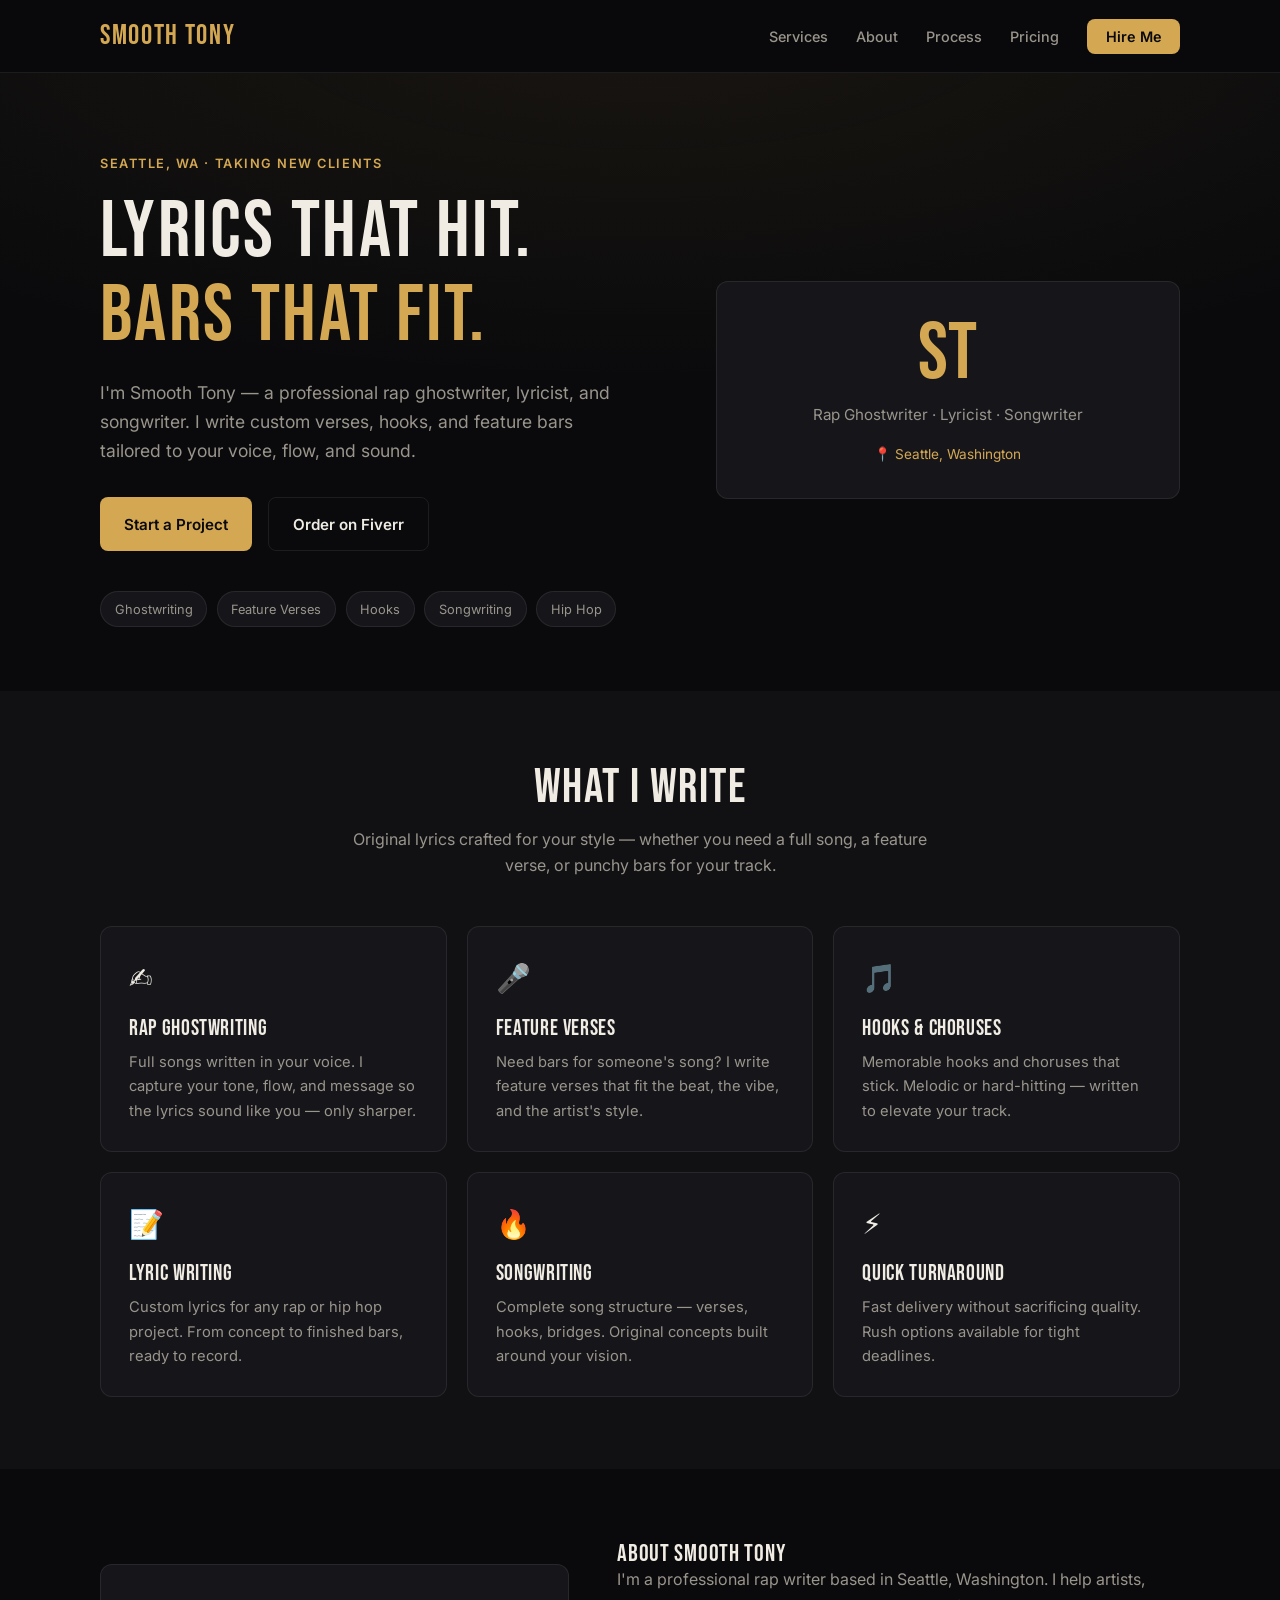
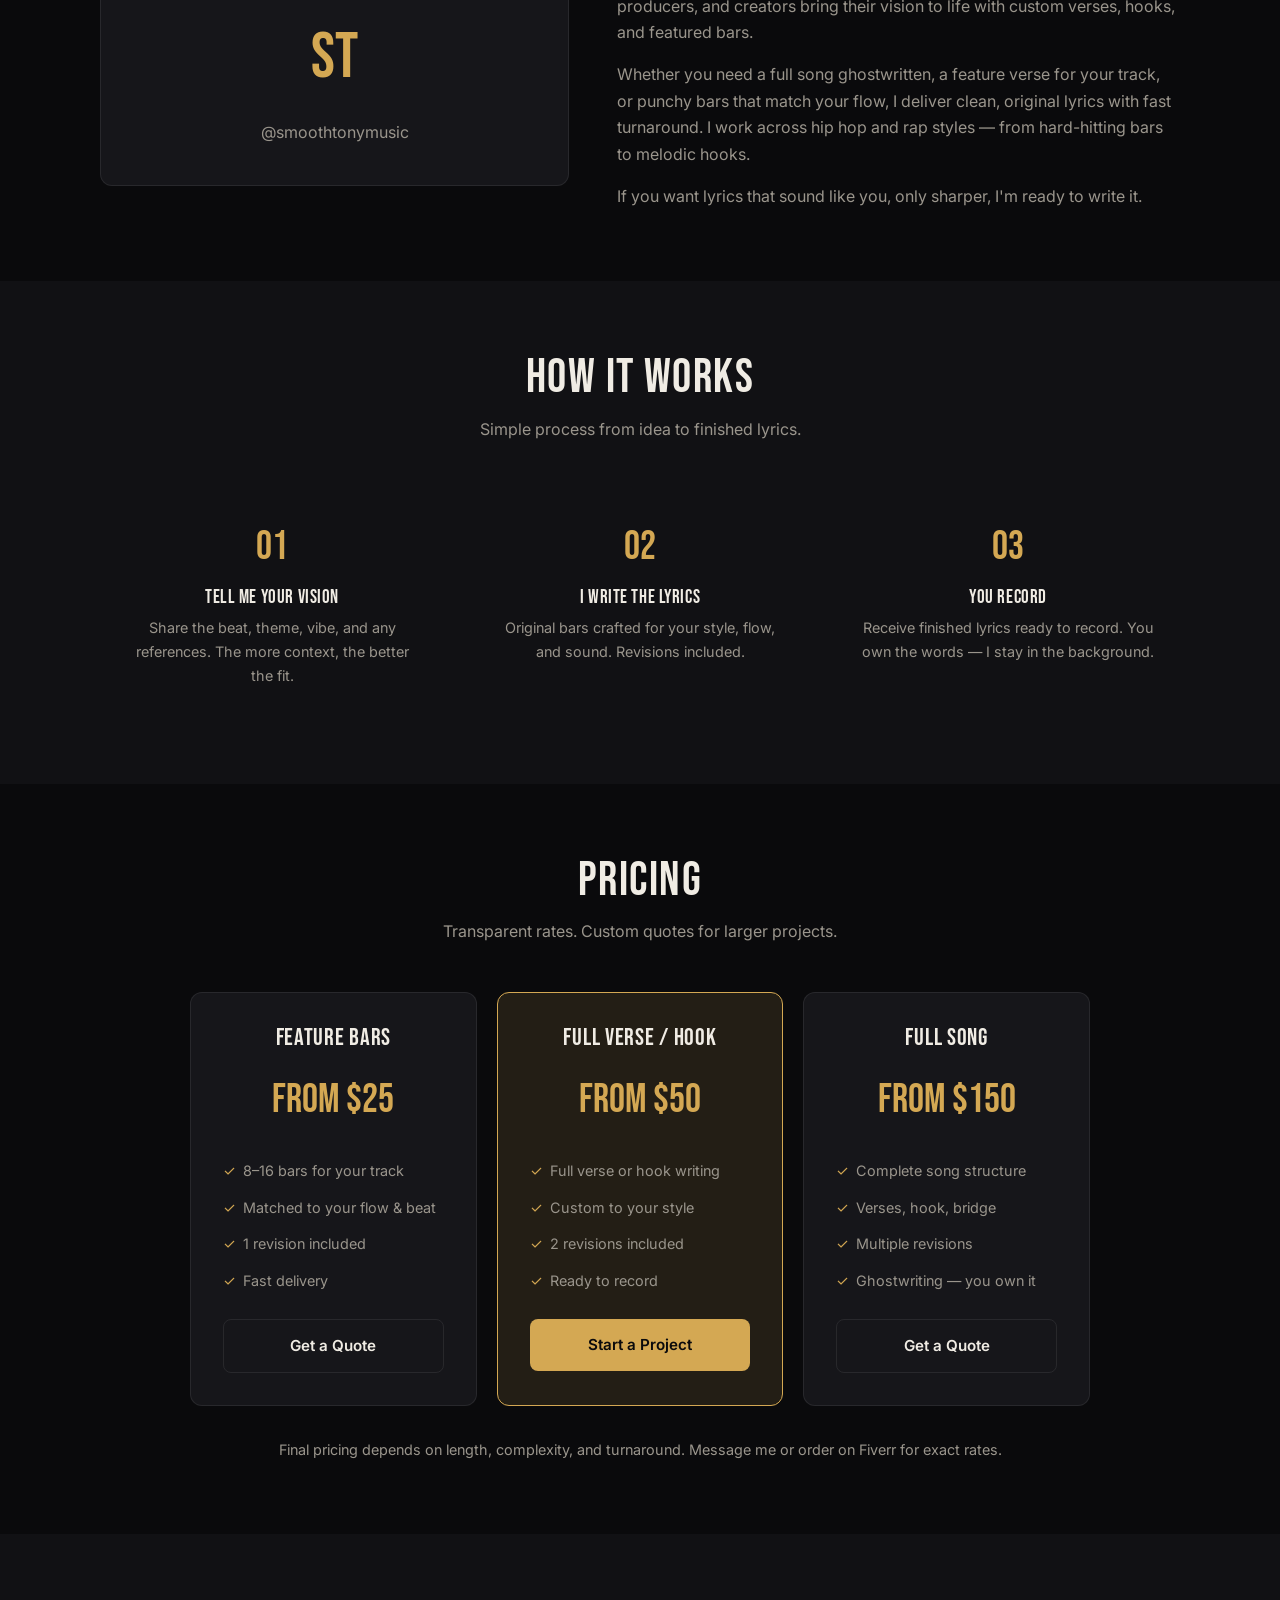
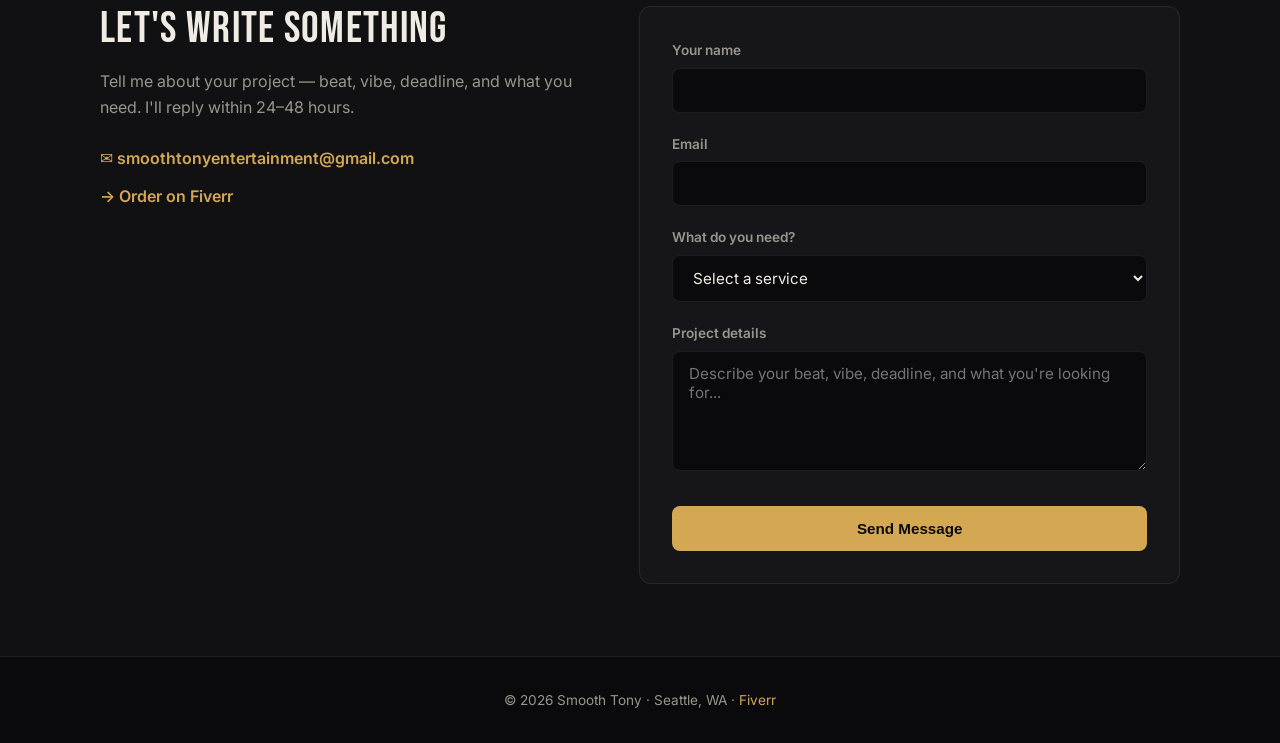
<file: index.html>
<!DOCTYPE html>
<html lang="en">
<head>
  <meta charset="UTF-8">
  <meta name="viewport" content="width=device-width, initial-scale=1.0">
  <meta name="description" content="Smooth Tony — professional rap ghostwriter, lyricist, and songwriter in Seattle. Custom verses, hooks, feature bars, and full songs for artists and producers.">
  <meta name="theme-color" content="#0a0a0c">
  <meta name="author" content="Smooth Tony">
  <link rel="icon" href="favicon.svg" type="image/svg+xml">
  <link rel="canonical" href="https://jimmythegod100.github.io/smooth-tony-web-portfolio/">
  <meta property="og:type" content="website">
  <meta property="og:title" content="Smooth Tony — Rap Ghostwriter & Lyricist">
  <meta property="og:description" content="Custom rap lyrics, ghostwriting, feature verses, and songwriting. Seattle-based writer for artists and producers.">
  <meta property="og:url" content="https://jimmythegod100.github.io/smooth-tony-web-portfolio/">
  <meta property="og:locale" content="en_US">
  <meta name="twitter:card" content="summary">
  <meta name="twitter:title" content="Smooth Tony — Rap Ghostwriter & Lyricist">
  <meta name="twitter:description" content="Custom rap lyrics, ghostwriting, feature verses, and songwriting.">
  <title>Smooth Tony — Rap Ghostwriter, Lyricist & Songwriter</title>
  <link rel="preconnect" href="https://fonts.googleapis.com">
  <link rel="preconnect" href="https://fonts.gstatic.com" crossorigin>
  <link href="https://fonts.googleapis.com/css2?family=Bebas+Neue&family=Inter:wght@400;500;600;700&display=swap" rel="stylesheet">
  <link rel="stylesheet" href="css/style.css">
  <script type="application/ld+json">
  {
    "@context": "https://schema.org",
    "@type": "ProfessionalService",
    "name": "Smooth Tony — Rap Ghostwriter",
    "url": "https://jimmythegod100.github.io/smooth-tony-web-portfolio/",
    "description": "Professional rap ghostwriter, lyricist, and songwriter offering custom verses, hooks, and feature bars.",
    "email": "smoothtonyentertainment@gmail.com",
    "areaServed": "US",
    "address": {
      "@type": "PostalAddress",
      "addressLocality": "Seattle",
      "addressRegion": "WA",
      "addressCountry": "US"
    },
    "founder": {
      "@type": "Person",
      "name": "Smooth Tony",
      "jobTitle": "Rap Ghostwriter & Lyricist",
      "email": "smoothtonyentertainment@gmail.com"
    }
  }
  </script>
</head>
<body>
  <a class="skip-link" href="#main">Skip to content</a>

  <header class="site-header">
    <nav class="nav container" aria-label="Primary">
      <a href="#top" class="logo">SMOOTH TONY</a>
      <button class="nav-toggle" aria-label="Open menu" aria-expanded="false">
        <span></span><span></span>
      </button>
      <ul class="nav-links">
        <li><a href="#services">Services</a></li>
        <li><a href="#about">About</a></li>
        <li><a href="#process">Process</a></li>
        <li><a href="#pricing">Pricing</a></li>
        <li><a href="#contact" class="nav-cta">Hire Me</a></li>
      </ul>
    </nav>
  </header>

  <main id="main">
    <section class="hero" id="top">
      <div class="container hero-grid">
        <div class="hero-content">
          <p class="eyebrow">Seattle, WA · Taking New Clients</p>
          <h1>Lyrics that hit. <em>Bars that fit.</em></h1>
          <p class="hero-lead">I'm Smooth Tony — a professional rap ghostwriter, lyricist, and songwriter. I write custom verses, hooks, and feature bars tailored to your voice, flow, and sound.</p>
          <div class="hero-actions">
            <a href="#contact" class="btn btn-primary">Start a Project</a>
            <a href="https://www.fiverr.com/smoothtonymusic" class="btn btn-ghost" target="_blank" rel="noopener noreferrer">Order on Fiverr</a>
          </div>
          <div class="hero-tags">
            <span class="tag">Ghostwriting</span>
            <span class="tag">Feature Verses</span>
            <span class="tag">Hooks</span>
            <span class="tag">Songwriting</span>
            <span class="tag">Hip Hop</span>
          </div>
        </div>
        <div class="hero-visual">
          <div class="hero-card">
            <div class="initials" aria-hidden="true">ST</div>
            <p>Rap Ghostwriter · Lyricist · Songwriter</p>
            <p class="location">📍 Seattle, Washington</p>
          </div>
        </div>
      </div>
    </section>

    <section class="section section-alt" id="services">
      <div class="container">
        <div class="section-header">
          <h2>What I Write</h2>
          <p>Original lyrics crafted for your style — whether you need a full song, a feature verse, or punchy bars for your track.</p>
        </div>
        <div class="services-grid">
          <article class="service-card">
            <div class="icon" aria-hidden="true">✍️</div>
            <h3>Rap Ghostwriting</h3>
            <p>Full songs written in your voice. I capture your tone, flow, and message so the lyrics sound like you — only sharper.</p>
          </article>
          <article class="service-card">
            <div class="icon" aria-hidden="true">🎤</div>
            <h3>Feature Verses</h3>
            <p>Need bars for someone's song? I write feature verses that fit the beat, the vibe, and the artist's style.</p>
          </article>
          <article class="service-card">
            <div class="icon" aria-hidden="true">🎵</div>
            <h3>Hooks &amp; Choruses</h3>
            <p>Memorable hooks and choruses that stick. Melodic or hard-hitting — written to elevate your track.</p>
          </article>
          <article class="service-card">
            <div class="icon" aria-hidden="true">📝</div>
            <h3>Lyric Writing</h3>
            <p>Custom lyrics for any rap or hip hop project. From concept to finished bars, ready to record.</p>
          </article>
          <article class="service-card">
            <div class="icon" aria-hidden="true">🔥</div>
            <h3>Songwriting</h3>
            <p>Complete song structure — verses, hooks, bridges. Original concepts built around your vision.</p>
          </article>
          <article class="service-card">
            <div class="icon" aria-hidden="true">⚡</div>
            <h3>Quick Turnaround</h3>
            <p>Fast delivery without sacrificing quality. Rush options available for tight deadlines.</p>
          </article>
        </div>
      </div>
    </section>

    <section class="section" id="about">
      <div class="container about-grid">
        <div class="about-card">
          <div class="initials" aria-hidden="true">ST</div>
          <p style="color: var(--text-muted); margin-top: 0.5rem;">@smoothtonymusic</p>
        </div>
        <div class="about-text">
          <h2>About Smooth Tony</h2>
          <p>I'm a professional rap writer based in Seattle, Washington. I help artists, producers, and creators bring their vision to life with custom verses, hooks, and featured bars.</p>
          <p>Whether you need a full song ghostwritten, a feature verse for your track, or punchy bars that match your flow, I deliver clean, original lyrics with fast turnaround. I work across hip hop and rap styles — from hard-hitting bars to melodic hooks.</p>
          <p>If you want lyrics that sound like you, only sharper, I'm ready to write it.</p>
        </div>
      </div>
    </section>

    <section class="section section-alt" id="process">
      <div class="container">
        <div class="section-header">
          <h2>How It Works</h2>
          <p>Simple process from idea to finished lyrics.</p>
        </div>
        <div class="process-steps">
          <div class="step">
            <div class="step-num">01</div>
            <h3>Tell Me Your Vision</h3>
            <p>Share the beat, theme, vibe, and any references. The more context, the better the fit.</p>
          </div>
          <div class="step">
            <div class="step-num">02</div>
            <h3>I Write the Lyrics</h3>
            <p>Original bars crafted for your style, flow, and sound. Revisions included.</p>
          </div>
          <div class="step">
            <div class="step-num">03</div>
            <h3>You Record</h3>
            <p>Receive finished lyrics ready to record. You own the words — I stay in the background.</p>
          </div>
        </div>
      </div>
    </section>

    <section class="section" id="pricing">
      <div class="container">
        <div class="section-header">
          <h2>Pricing</h2>
          <p>Transparent rates. Custom quotes for larger projects.</p>
        </div>
        <div class="pricing-grid">
          <article class="price-card">
            <h3>Feature Bars</h3>
            <div class="price">From $25</div>
            <ul>
              <li>8–16 bars for your track</li>
              <li>Matched to your flow &amp; beat</li>
              <li>1 revision included</li>
              <li>Fast delivery</li>
            </ul>
            <a href="#contact" class="btn btn-ghost" style="width:100%">Get a Quote</a>
          </article>
          <article class="price-card featured">
            <h3>Full Verse / Hook</h3>
            <div class="price">From $50</div>
            <ul>
              <li>Full verse or hook writing</li>
              <li>Custom to your style</li>
              <li>2 revisions included</li>
              <li>Ready to record</li>
            </ul>
            <a href="#contact" class="btn btn-primary" style="width:100%">Start a Project</a>
          </article>
          <article class="price-card">
            <h3>Full Song</h3>
            <div class="price">From $150</div>
            <ul>
              <li>Complete song structure</li>
              <li>Verses, hook, bridge</li>
              <li>Multiple revisions</li>
              <li>Ghostwriting — you own it</li>
            </ul>
            <a href="#contact" class="btn btn-ghost" style="width:100%">Get a Quote</a>
          </article>
        </div>
        <p class="price-note">Final pricing depends on length, complexity, and turnaround. Message me or order on <a href="https://www.fiverr.com/smoothtonymusic" target="_blank" rel="noopener noreferrer">Fiverr</a> for exact rates.</p>
      </div>
    </section>

    <section class="section section-alt" id="contact">
      <div class="container contact-grid">
        <div class="contact-info">
          <h2>Let's Write Something</h2>
          <p>Tell me about your project — beat, vibe, deadline, and what you need. I'll reply within 24–48 hours.</p>
          <div class="contact-links">
            <a href="mailto:smoothtonyentertainment@gmail.com">✉ smoothtonyentertainment@gmail.com</a>
            <a href="https://www.fiverr.com/smoothtonymusic" target="_blank" rel="noopener noreferrer">→ Order on Fiverr</a>
          </div>
        </div>
        <form class="contact-form" action="https://formsubmit.co/smoothtonyentertainment@gmail.com" method="POST">
          <input type="hidden" name="_subject" value="Rap writing inquiry — Smooth Tony">
          <input type="hidden" name="_next" value="https://jimmythegod100.github.io/smooth-tony-web-portfolio/thanks.html">
          <input type="hidden" name="_captcha" value="false">
          <input type="text" name="_honey" style="display:none">
          <div class="form-group">
            <label for="name">Your name</label>
            <input type="text" id="name" name="name" required autocomplete="name">
          </div>
          <div class="form-group">
            <label for="email">Email</label>
            <input type="email" id="email" name="email" required autocomplete="email">
          </div>
          <div class="form-group">
            <label for="service">What do you need?</label>
            <select id="service" name="service" required>
              <option value="">Select a service</option>
              <option value="Feature bars">Feature bars</option>
              <option value="Full verse or hook">Full verse or hook</option>
              <option value="Full song ghostwriting">Full song ghostwriting</option>
              <option value="Lyric revision">Lyric revision</option>
              <option value="Other">Other</option>
            </select>
          </div>
          <div class="form-group">
            <label for="message">Project details</label>
            <textarea id="message" name="message" placeholder="Describe your beat, vibe, deadline, and what you're looking for..." required></textarea>
          </div>
          <button type="submit" class="btn btn-primary">Send Message</button>
        </form>
      </div>
    </section>
  </main>

  <footer class="site-footer">
    <div class="container">
      <p>&copy; <span id="year"></span> Smooth Tony · Seattle, WA · <a href="https://www.fiverr.com/smoothtonymusic" target="_blank" rel="noopener noreferrer">Fiverr</a></p>
    </div>
  </footer>

  <script>
    document.getElementById('year').textContent = new Date().getFullYear();

    const toggle = document.querySelector('.nav-toggle');
    const links = document.querySelector('.nav-links');
    toggle.addEventListener('click', () => {
      const open = links.classList.toggle('open');
      toggle.setAttribute('aria-expanded', open);
    });
    links.querySelectorAll('a').forEach(a => {
      a.addEventListener('click', () => links.classList.remove('open'));
    });
  </script>
</body>
</html>
</file>
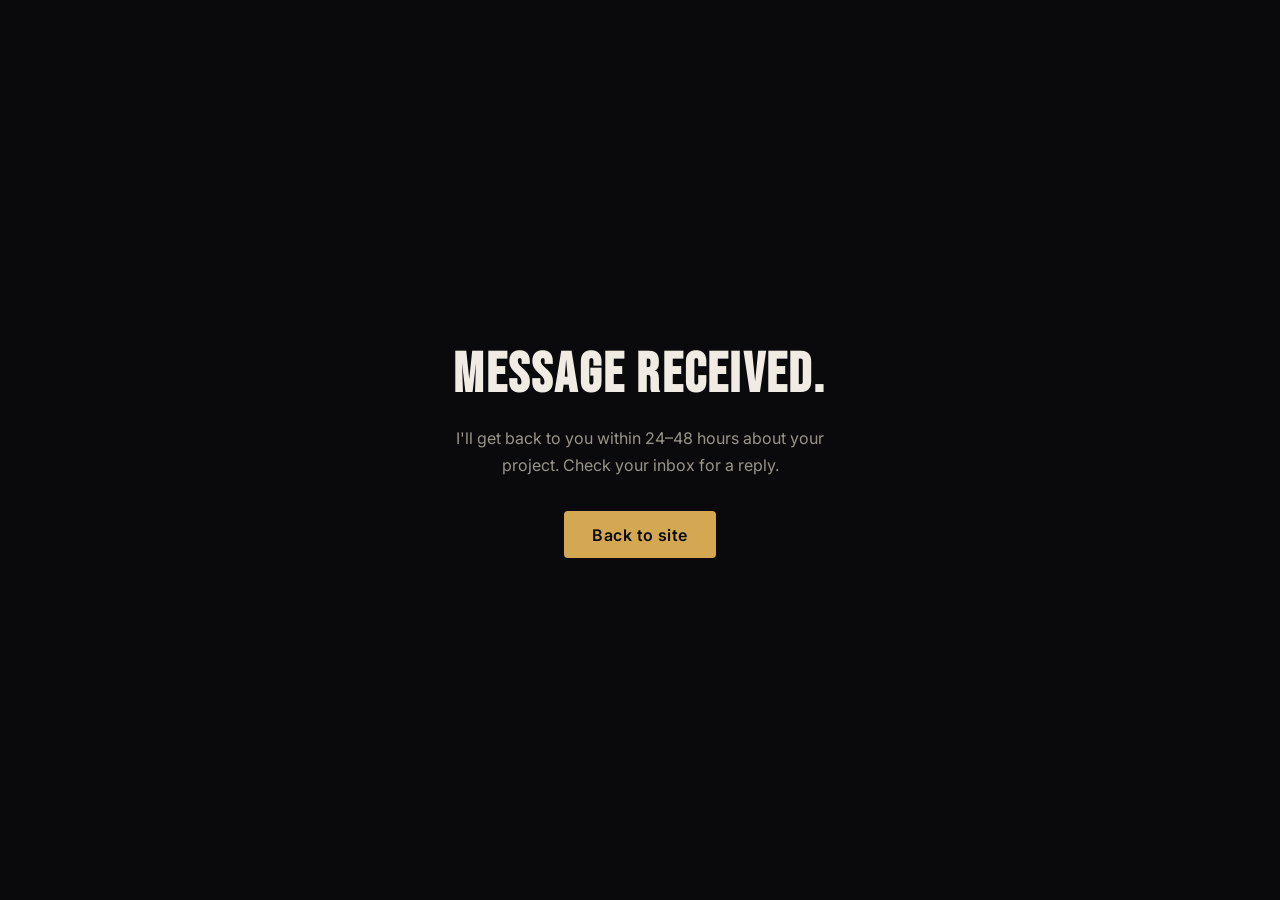
<file: thanks.html>
<!DOCTYPE html>
<html lang="en">
<head>
  <meta charset="UTF-8">
  <meta name="viewport" content="width=device-width, initial-scale=1.0">
  <meta name="robots" content="noindex">
  <title>Message Sent — Smooth Tony</title>
  <link rel="icon" href="favicon.svg" type="image/svg+xml">
  <link rel="preconnect" href="https://fonts.googleapis.com">
  <link rel="preconnect" href="https://fonts.gstatic.com" crossorigin>
  <link href="https://fonts.googleapis.com/css2?family=Bebas+Neue&family=Inter:wght@400;600&display=swap" rel="stylesheet">
  <style>
    :root { --bg: #0a0a0c; --text: #f0ece4; --muted: #9a958c; --gold: #d4a853; }
    * { box-sizing: border-box; margin: 0; padding: 0; }
    body {
      font-family: Inter, system-ui, sans-serif;
      background: var(--bg);
      color: var(--text);
      min-height: 100vh;
      display: grid;
      place-items: center;
      padding: 2rem;
      text-align: center;
    }
    h1 { font-family: 'Bebas Neue', sans-serif; font-size: clamp(2.5rem, 6vw, 3.5rem); letter-spacing: 0.04em; margin-bottom: 1rem; }
    p { color: var(--muted); max-width: 420px; line-height: 1.7; margin-bottom: 2rem; }
    a {
      display: inline-block;
      background: var(--gold);
      color: #0a0a0c;
      font-weight: 600;
      padding: 0.85rem 1.75rem;
      border-radius: 4px;
      text-decoration: none;
      letter-spacing: 0.03em;
    }
  </style>
</head>
<body>
  <main>
    <h1>Message received.</h1>
    <p>I'll get back to you within 24–48 hours about your project. Check your inbox for a reply.</p>
    <a href="index.html">Back to site</a>
  </main>
</body>
</html>
</file>
<file: css/style.css>
:root {
  --bg: #0a0a0c;
  --bg-alt: #111114;
  --bg-card: #16161a;
  --text: #f0ece4;
  --text-muted: #9a958c;
  --gold: #d4a853;
  --gold-soft: rgba(212, 168, 83, 0.12);
  --red: #c94a4a;
  --border: rgba(255, 255, 255, 0.08);
  --radius: 8px;
  --font: 'Inter', system-ui, sans-serif;
  --font-display: 'Bebas Neue', Impact, sans-serif;
  --container: 1080px;
  --header-h: 72px;
}

*, *::before, *::after { box-sizing: border-box; margin: 0; padding: 0; }

html {
  scroll-behavior: smooth;
  scroll-padding-top: var(--header-h);
}

body {
  font-family: var(--font);
  background: var(--bg);
  color: var(--text);
  line-height: 1.65;
  -webkit-font-smoothing: antialiased;
}

img { max-width: 100%; display: block; }
a { color: inherit; text-decoration: none; }
ul { list-style: none; }

.container {
  width: min(var(--container), 100% - 2rem);
  margin-inline: auto;
}

.skip-link {
  position: absolute;
  left: -9999px;
  top: 0;
  background: var(--gold);
  color: var(--bg);
  padding: 0.5rem 1rem;
  z-index: 9999;
}
.skip-link:focus { left: 1rem; top: 1rem; }

/* Header */
.site-header {
  position: sticky;
  top: 0;
  z-index: 100;
  background: rgba(10, 10, 12, 0.92);
  backdrop-filter: blur(12px);
  border-bottom: 1px solid var(--border);
}

.nav {
  display: flex;
  align-items: center;
  justify-content: space-between;
  height: var(--header-h);
}

.logo {
  font-family: var(--font-display);
  font-size: 1.75rem;
  letter-spacing: 0.06em;
  color: var(--gold);
}

.nav-links {
  display: flex;
  align-items: center;
  gap: 1.75rem;
}

.nav-links a {
  font-size: 0.9rem;
  font-weight: 500;
  color: var(--text-muted);
  transition: color 0.2s;
}
.nav-links a:hover { color: var(--text); }

.nav-cta {
  background: var(--gold);
  color: var(--bg) !important;
  padding: 0.55rem 1.15rem;
  border-radius: var(--radius);
  font-weight: 600 !important;
}
.nav-cta:hover { opacity: 0.9; }

.nav-toggle {
  display: none;
  background: none;
  border: none;
  cursor: pointer;
  width: 28px;
  height: 20px;
  position: relative;
}
.nav-toggle span {
  display: block;
  height: 2px;
  background: var(--text);
  margin: 5px 0;
  transition: 0.2s;
}

/* Hero */
.hero {
  padding: 5rem 0 4rem;
  background:
    radial-gradient(ellipse 80% 60% at 50% -10%, rgba(212, 168, 83, 0.08), transparent),
    var(--bg);
}

.hero-grid {
  display: grid;
  grid-template-columns: 1.1fr 0.9fr;
  gap: 3rem;
  align-items: center;
}

.eyebrow {
  font-size: 0.8rem;
  font-weight: 600;
  letter-spacing: 0.12em;
  text-transform: uppercase;
  color: var(--gold);
  margin-bottom: 1rem;
}

h1, h2, h3 {
  font-family: var(--font-display);
  font-weight: 400;
  line-height: 1.05;
  letter-spacing: 0.03em;
}

h1 {
  font-size: clamp(3rem, 7vw, 5rem);
  margin-bottom: 1.25rem;
}

h1 em {
  font-style: normal;
  color: var(--gold);
}

.hero-lead {
  font-size: 1.1rem;
  color: var(--text-muted);
  max-width: 520px;
  margin-bottom: 2rem;
}

.hero-actions {
  display: flex;
  flex-wrap: wrap;
  gap: 1rem;
  margin-bottom: 2.5rem;
}

.btn {
  display: inline-flex;
  align-items: center;
  justify-content: center;
  padding: 0.85rem 1.5rem;
  border-radius: var(--radius);
  font-weight: 600;
  font-size: 0.95rem;
  transition: transform 0.15s, opacity 0.15s;
  border: none;
  cursor: pointer;
}
.btn:hover { transform: translateY(-1px); }

.btn-primary {
  background: var(--gold);
  color: var(--bg);
}

.btn-ghost {
  background: transparent;
  color: var(--text);
  border: 1px solid var(--border);
}

.hero-tags {
  display: flex;
  flex-wrap: wrap;
  gap: 0.6rem;
}

.tag {
  font-size: 0.8rem;
  padding: 0.4rem 0.85rem;
  background: var(--bg-card);
  border: 1px solid var(--border);
  border-radius: 999px;
  color: var(--text-muted);
}

.hero-visual {
  position: relative;
}

.hero-card {
  background: var(--bg-card);
  border: 1px solid var(--border);
  border-radius: 12px;
  padding: 2rem;
  text-align: center;
}

.hero-card .initials {
  font-family: var(--font-display);
  font-size: 5rem;
  color: var(--gold);
  line-height: 1;
  margin-bottom: 0.5rem;
}

.hero-card p {
  color: var(--text-muted);
  font-size: 0.95rem;
}

.hero-card .location {
  margin-top: 1rem;
  font-size: 0.85rem;
  color: var(--gold);
}

/* Sections */
.section {
  padding: 4.5rem 0;
}

.section-alt {
  background: var(--bg-alt);
}

.section-header {
  text-align: center;
  max-width: 600px;
  margin: 0 auto 3rem;
}

.section-header h2 {
  font-size: clamp(2.25rem, 4vw, 3rem);
  margin-bottom: 0.75rem;
}

.section-header p {
  color: var(--text-muted);
}

/* Services */
.services-grid {
  display: grid;
  grid-template-columns: repeat(auto-fit, minmax(260px, 1fr));
  gap: 1.25rem;
}

.service-card {
  background: var(--bg-card);
  border: 1px solid var(--border);
  border-radius: 12px;
  padding: 1.75rem;
  transition: border-color 0.2s;
}
.service-card:hover { border-color: rgba(212, 168, 83, 0.3); }

.service-card .icon {
  font-size: 1.75rem;
  margin-bottom: 1rem;
}

.service-card h3 {
  font-size: 1.35rem;
  margin-bottom: 0.6rem;
}

.service-card p {
  font-size: 0.92rem;
  color: var(--text-muted);
}

/* About */
.about-grid {
  display: grid;
  grid-template-columns: 1fr 1.2fr;
  gap: 3rem;
  align-items: center;
}

.about-card {
  background: var(--bg-card);
  border: 1px solid var(--border);
  border-radius: 12px;
  padding: 2.5rem;
  text-align: center;
}

.about-card .initials {
  font-family: var(--font-display);
  font-size: 4rem;
  color: var(--gold);
}

.about-text p {
  color: var(--text-muted);
  margin-bottom: 1rem;
}
.about-text p:last-child { margin-bottom: 0; }

/* Process */
.process-steps {
  display: grid;
  grid-template-columns: repeat(auto-fit, minmax(200px, 1fr));
  gap: 1.5rem;
}

.step {
  text-align: center;
  padding: 1.5rem;
}

.step-num {
  font-family: var(--font-display);
  font-size: 2.5rem;
  color: var(--gold);
  margin-bottom: 0.5rem;
}

.step h3 {
  font-size: 1.2rem;
  margin-bottom: 0.5rem;
}

.step p {
  font-size: 0.9rem;
  color: var(--text-muted);
}

/* Pricing */
.pricing-grid {
  display: grid;
  grid-template-columns: repeat(auto-fit, minmax(280px, 1fr));
  gap: 1.25rem;
  max-width: 900px;
  margin: 0 auto;
}

.price-card {
  background: var(--bg-card);
  border: 1px solid var(--border);
  border-radius: 12px;
  padding: 2rem;
  text-align: center;
}

.price-card.featured {
  border-color: var(--gold);
  background: var(--gold-soft);
}

.price-card h3 {
  font-size: 1.5rem;
  margin-bottom: 0.5rem;
}

.price-card .price {
  font-family: var(--font-display);
  font-size: 2.5rem;
  color: var(--gold);
  margin: 1rem 0;
}

.price-card ul {
  text-align: left;
  margin: 1.25rem 0;
}

.price-card li {
  font-size: 0.9rem;
  color: var(--text-muted);
  padding: 0.4rem 0;
  padding-left: 1.25rem;
  position: relative;
}
.price-card li::before {
  content: '✓';
  position: absolute;
  left: 0;
  color: var(--gold);
}

.price-note {
  text-align: center;
  margin-top: 2rem;
  font-size: 0.9rem;
  color: var(--text-muted);
}

/* Contact */
.contact-grid {
  display: grid;
  grid-template-columns: 1fr 1.1fr;
  gap: 3rem;
  align-items: start;
}

.contact-info h2 {
  font-size: clamp(2rem, 4vw, 2.75rem);
  margin-bottom: 1rem;
}

.contact-info p {
  color: var(--text-muted);
  margin-bottom: 1.5rem;
}

.contact-links a {
  display: inline-flex;
  align-items: center;
  gap: 0.5rem;
  color: var(--gold);
  font-weight: 600;
  margin-right: 1.5rem;
  margin-bottom: 0.75rem;
}
.contact-links a:hover { text-decoration: underline; }

.contact-form {
  background: var(--bg-card);
  border: 1px solid var(--border);
  border-radius: 12px;
  padding: 2rem;
}

.form-group {
  margin-bottom: 1.25rem;
}

.form-group label {
  display: block;
  font-size: 0.85rem;
  font-weight: 600;
  margin-bottom: 0.4rem;
  color: var(--text-muted);
}

.form-group input,
.form-group textarea,
.form-group select {
  width: 100%;
  padding: 0.75rem 1rem;
  background: var(--bg);
  border: 1px solid var(--border);
  border-radius: var(--radius);
  color: var(--text);
  font-family: inherit;
  font-size: 0.95rem;
}
.form-group input:focus,
.form-group textarea:focus,
.form-group select:focus {
  outline: none;
  border-color: var(--gold);
}

.form-group textarea { min-height: 120px; resize: vertical; }

.contact-form .btn { width: 100%; margin-top: 0.5rem; }

/* Footer */
.site-footer {
  padding: 2rem 0;
  border-top: 1px solid var(--border);
  text-align: center;
  font-size: 0.85rem;
  color: var(--text-muted);
}

.site-footer a { color: var(--gold); }

/* Mobile */
@media (max-width: 768px) {
  .nav-toggle { display: block; }

  .nav-links {
    display: none;
    position: absolute;
    top: var(--header-h);
    left: 0;
    right: 0;
    flex-direction: column;
    background: var(--bg);
    border-bottom: 1px solid var(--border);
    padding: 1.5rem;
    gap: 1rem;
  }
  .nav-links.open { display: flex; }

  .hero-grid,
  .about-grid,
  .contact-grid {
    grid-template-columns: 1fr;
  }

  .hero { padding-top: 3rem; }
  .hero-visual { order: -1; }
}
</file>
